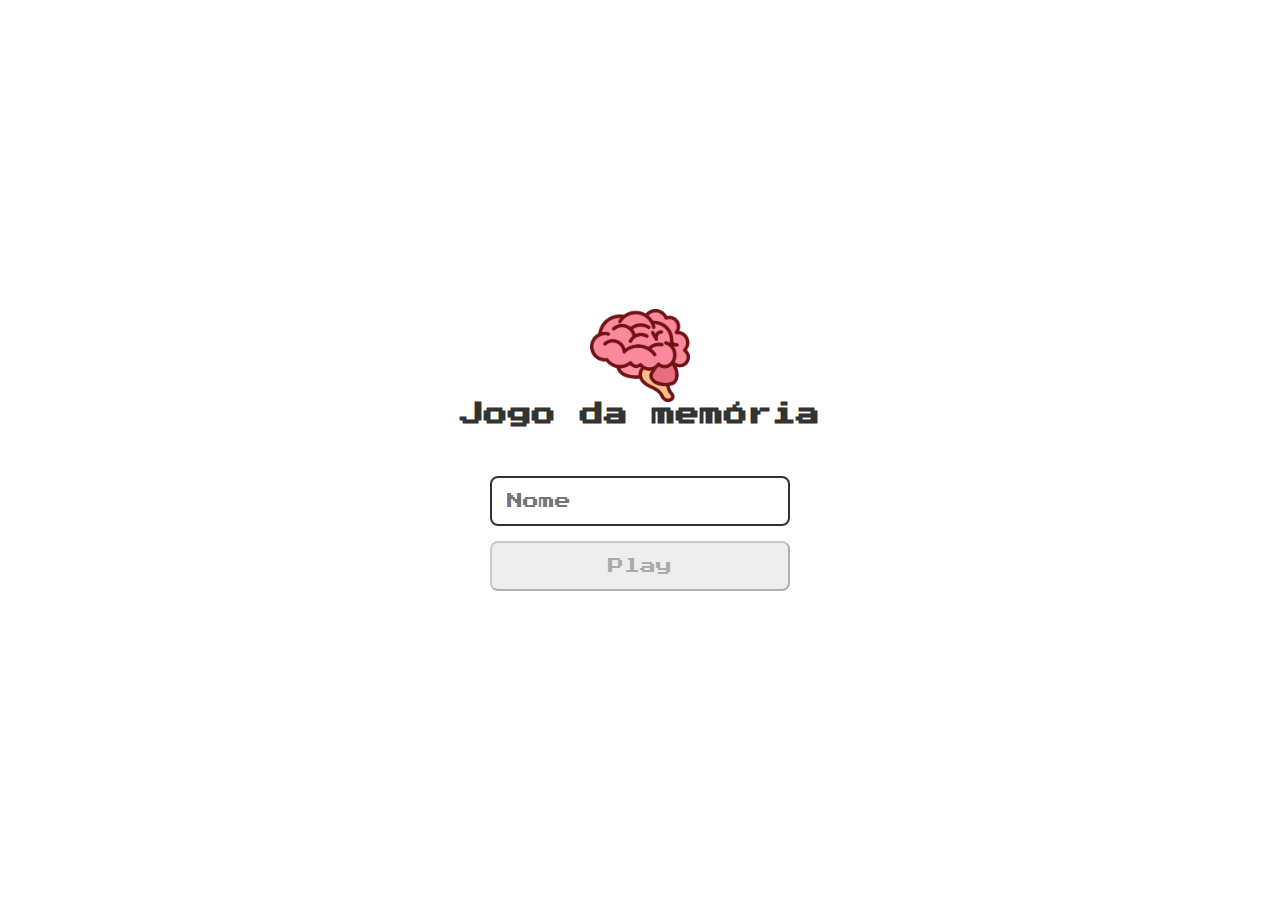
<file: index.html>
<!DOCTYPE html>
<html lang="pt-br">
<head>
    <meta charset="UTF-8">
    <meta name="viewport" content="width=device-width, initial-scale=1.0">
    <title>Jodo da memória</title>
    <link rel="stylesheet" href="./css/reset.css">
    <link rel="stylesheet" href="./css/login.css">
</head>
<body>
    
    <form class="login-form">

        <div class="login__header">
            <img src="./images/brain.png" alt="brain icon">
            <h1>Jogo da memória</h1>
        </div>

        <input type="text" placeholder="Nome" class="login__input">
        <button type="submit" class="login__button" disabled>Play</button>
    </form>

    <script src="./js/login.js"></script>
</body>
</html>
</file>
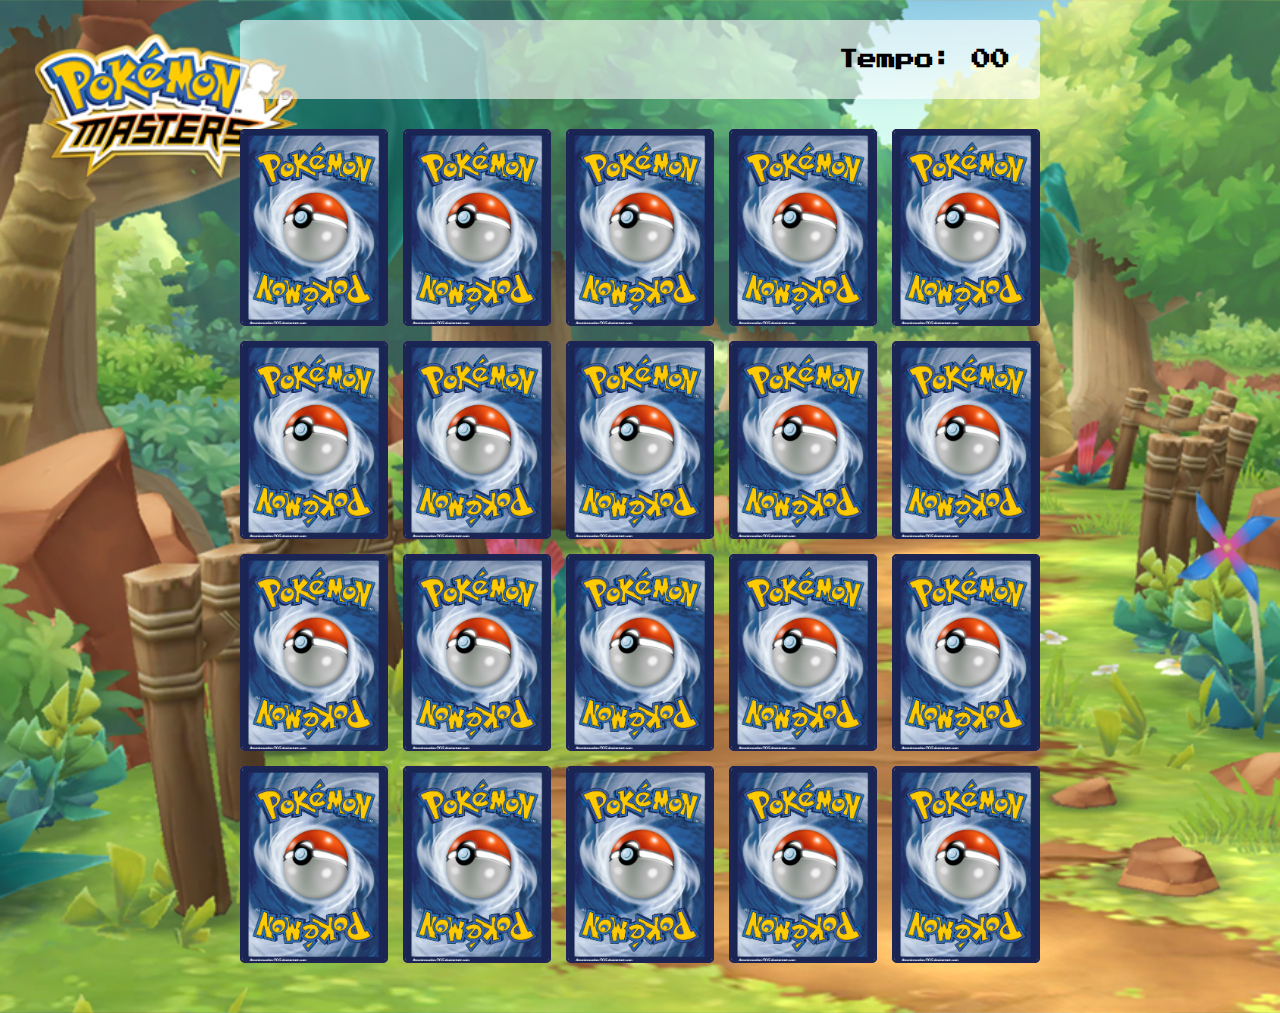
<file: pages/game.html>
<!DOCTYPE html>
<html lang="pt-br">
<head>
    <meta charset="UTF-8">
    <meta name="viewport" content="width=device-width, initial-scale=1.0">
    <title>Jogo da memória</title>
    <link rel="stylesheet" href="../css/reset.css">
    <link rel="stylesheet" href="../css/game.css">
</head>
<body>
    
    <main>
        <header>
            <span class="player"></span>
            <span>Tempo: <span class="timer">00</span></span>
        </header>
    
        <div class="grid"></div>
    </main>
    
    <script src="../js/game.js"></script>
</body>
</html>
</file>
<file: css/login.css>
.login-form{
    display: flex;
    align-items: center;
    flex-direction: column;
    height: 100vh;
    justify-content: center;
}

.login__header{
    align-items: center;
    display: flex;
    flex-direction: column;
    justify-content: center;
    margin-bottom: 50px;
}

.login__header img{
    width: 100px;
}

.login__header h1{
    color: #333;
    font-size: 1.5rem;
}

.login__input{
    border: 2px solid #333;
    border-radius: 8px;
    color: #333;
    font-size: 1rem;
    margin-bottom: 15px;
    max-width: 300px;
    outline: none;
    padding: 15px;
    width: 100%;
}

.login__button{
    background-color: #ee665c;
    border-radius: 8px;
    color: white;
    cursor: pointer;
    font-size: 1em;
    max-width: 300px;
    padding: 15px;
    width: 100%;
}

.login__button:disabled{
    background-color: #eee;
    color: #aaa;
    cursor: auto;
}
</file>
<file: css/game.css>
main{
    display: flex;
    flex-direction: column;
    width: 100%;
    min-height: 100vh;
    background-image: url(../images/bg.jpg);
    background-size: cover;
    align-items: center;
    justify-content: center;
    padding: 20px 20px 50px;
}

header{
    display: flex;
    align-items: center;
    justify-content: space-between;
    width: 100%;
    max-width: 800px;
    padding: 30px;
    margin: 0 0 30px;
    background-color: rgba(255, 255, 255, 0.6);
    font-weight: 700;
    font-size: 1.2rem;
    border-radius: 5px;
}

.grid{
    display: grid;
    grid-template-columns: repeat(5, 1fr);
    width: 100%;
    max-width: 800px;
    gap: 15px;
    margin: 0 auto;
}

.card{
    aspect-ratio: 3/4;
    width: 100%;
    background: #ccc;
    border-radius: 5px;
    position: relative;
    transition: all .4s ease;
    transform-style: preserve-3d;
}

.face{
    width: 100%;
    height: 100%;
    border-radius: 5px;
    position: absolute;
    background-size: cover;
    background-position: center;
    border: 2px solid #202454;
    transition: all .4s ease;
}

.front{
    transform: rotateY(180deg);
}

.back{ 
    background-image: url('../images/back.png');
    backface-visibility: hidden;
}

.reveal-card{
    transform: rotateY(180deg);
}

.disabled-card{
    filter: saturate(0);
    opacity: 0.5;
}
</file>
